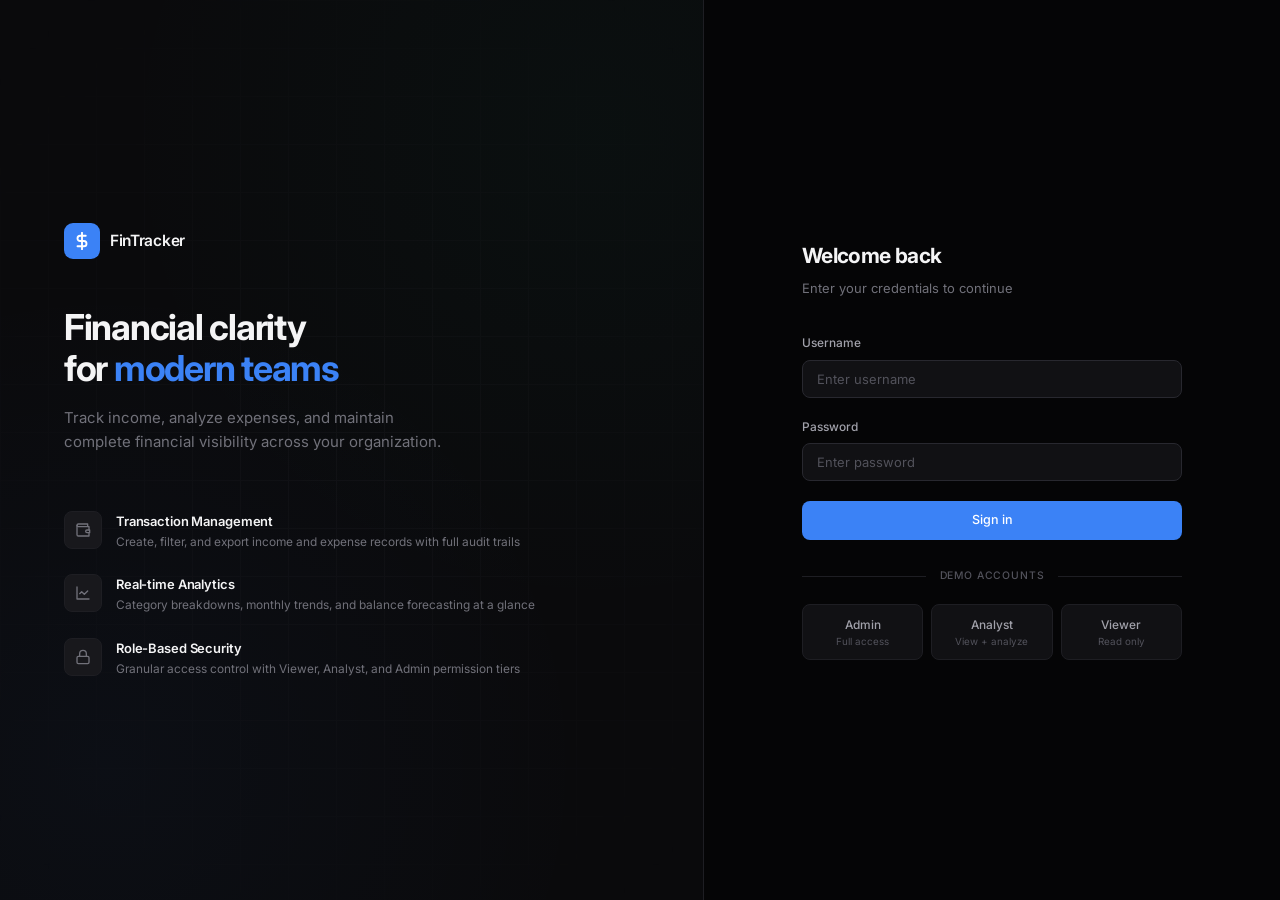
<file: static/login.html>
<!DOCTYPE html>
<html lang="en">
<head>
    <meta charset="UTF-8">
    <meta name="viewport" content="width=device-width, initial-scale=1.0">
    <meta name="description" content="FinTracker — Financial management platform. Sign in to access your dashboard.">
    <title>FinTracker — Sign In</title>
    <link rel="stylesheet" href="/static/css/style.css">
    <link rel="icon" href="data:image/svg+xml,<svg xmlns='http://www.w3.org/2000/svg' viewBox='0 0 100 100'><rect rx='20' width='100' height='100' fill='%233b82f6'/><text x='50' y='68' font-size='50' text-anchor='middle' fill='white' font-family='system-ui' font-weight='700'>F</text></svg>">
</head>
<body>
    <div class="login-page">
        <!-- ── Branding Panel ──────────────────────── -->
        <div class="login-brand">
            <div class="login-brand-grid"></div>
            <div class="login-brand-content">
                <div class="login-logo">
                    <div class="login-logo-icon">
                        <svg viewBox="0 0 24 24" fill="none" stroke="currentColor" stroke-width="2.5" stroke-linecap="round" stroke-linejoin="round">
                            <line x1="12" y1="1" x2="12" y2="23"/><path d="M17 5H9.5a3.5 3.5 0 0 0 0 7h5a3.5 3.5 0 0 1 0 7H6"/>
                        </svg>
                    </div>
                    <span class="login-logo-name">FinTracker</span>
                </div>

                <h1>Financial clarity<br>for <span>modern teams</span></h1>
                <p>Track income, analyze expenses, and maintain complete financial visibility across your organization.</p>

                <div class="login-features">
                    <div class="login-feature">
                        <div class="login-feature-icon">
                            <svg viewBox="0 0 24 24" fill="none" stroke="currentColor" stroke-width="2" stroke-linecap="round" stroke-linejoin="round">
                                <path d="M21 12V7H5a2 2 0 0 1 0-4h14v4"/><path d="M3 5v14a2 2 0 0 0 2 2h16v-5"/><path d="M18 12a2 2 0 0 0 0 4h4v-4Z"/>
                            </svg>
                        </div>
                        <div class="login-feature-text">
                            <h3>Transaction Management</h3>
                            <p>Create, filter, and export income and expense records with full audit trails</p>
                        </div>
                    </div>
                    <div class="login-feature">
                        <div class="login-feature-icon">
                            <svg viewBox="0 0 24 24" fill="none" stroke="currentColor" stroke-width="2" stroke-linecap="round" stroke-linejoin="round">
                                <path d="M3 3v18h18"/><path d="m19 9-5 5-4-4-3 3"/>
                            </svg>
                        </div>
                        <div class="login-feature-text">
                            <h3>Real-time Analytics</h3>
                            <p>Category breakdowns, monthly trends, and balance forecasting at a glance</p>
                        </div>
                    </div>
                    <div class="login-feature">
                        <div class="login-feature-icon">
                            <svg viewBox="0 0 24 24" fill="none" stroke="currentColor" stroke-width="2" stroke-linecap="round" stroke-linejoin="round">
                                <rect width="18" height="11" x="3" y="11" rx="2" ry="2"/><path d="M7 11V7a5 5 0 0 1 10 0v4"/>
                            </svg>
                        </div>
                        <div class="login-feature-text">
                            <h3>Role-Based Security</h3>
                            <p>Granular access control with Viewer, Analyst, and Admin permission tiers</p>
                        </div>
                    </div>
                </div>
            </div>
        </div>

        <!-- ── Form Panel ──────────────────────────── -->
        <div class="login-form-panel">
            <div class="login-form-wrap">
                <h2>Welcome back</h2>
                <p>Enter your credentials to continue</p>

                <div class="login-error" id="login-error"></div>

                <form id="login-form">
                    <div class="form-group">
                        <label class="form-label" for="login-username">Username</label>
                        <input type="text" id="login-username" class="form-input" placeholder="Enter username" autocomplete="username" required>
                    </div>
                    <div class="form-group">
                        <label class="form-label" for="login-password">Password</label>
                        <input type="password" id="login-password" class="form-input" placeholder="Enter password" autocomplete="current-password" required>
                    </div>
                    <button type="submit" class="btn btn-primary" id="login-btn">Sign in</button>
                </form>

                <div class="login-divider">demo accounts</div>
                <div class="demo-grid">
                    <button class="demo-btn" onclick="quickLogin('admin','admin123')">Admin<span>Full access</span></button>
                    <button class="demo-btn" onclick="quickLogin('analyst','analyst123')">Analyst<span>View + analyze</span></button>
                    <button class="demo-btn" onclick="quickLogin('viewer','viewer123')">Viewer<span>Read only</span></button>
                </div>
            </div>
        </div>
    </div>

    <script src="/static/js/api.js"></script>
    <script src="/static/js/auth.js"></script>
    <script>
        if (Auth.isLoggedIn()) window.location.href = '/dashboard';

        document.getElementById('login-form').addEventListener('submit', async e => {
            e.preventDefault();
            const u = document.getElementById('login-username').value.trim();
            const p = document.getElementById('login-password').value;
            const err = document.getElementById('login-error');
            const btn = document.getElementById('login-btn');
            err.style.display = 'none';
            btn.textContent = 'Signing in…';
            btn.disabled = true;
            try { await Auth.login(u, p); window.location.href = '/dashboard'; }
            catch (e) { err.textContent = e.message; err.style.display = 'block'; btn.textContent = 'Sign in'; btn.disabled = false; }
        });

        function quickLogin(u, p) {
            document.getElementById('login-username').value = u;
            document.getElementById('login-password').value = p;
            document.getElementById('login-form').dispatchEvent(new Event('submit'));
        }
    </script>
</body>
</html>
</file>
<file: static/css/style.css>
/* ═══════════════════════════════════════════════════════════
   FinTracker Stylesheet
   Designed for financial software
   ═══════════════════════════════════════════════════════════ */

@import url('https://fonts.googleapis.com/css2?family=Inter:wght@300;400;450;500;600;700&family=JetBrains+Mono:wght@400;500&display=swap');

:root {
    --bg-0: #050506;
    --bg-1: #0a0a0c;
    --bg-2: #111114;
    --bg-3: #18181c;
    --bg-4: #1f1f24;
    --bg-hover: #1a1a1f;

    --border-0: #1e1e23;
    --border-1: #28282f;
    --border-2: #35353d;

    --text-0: #f4f4f5;
    --text-1: #d4d4d8;
    --text-2: #a1a1aa;
    --text-3: #71717a;
    --text-4: #52525b;

    --blue: #3b82f6;
    --blue-dim: #2563eb;
    --blue-bg: rgba(59, 130, 246, 0.08);
    --blue-border: rgba(59, 130, 246, 0.18);

    --green: #10b981;
    --green-bg: rgba(16, 185, 129, 0.08);
    --green-border: rgba(16, 185, 129, 0.18);

    --red: #ef4444;
    --red-bg: rgba(239, 68, 68, 0.07);
    --red-border: rgba(239, 68, 68, 0.16);

    --amber: #f59e0b;
    --amber-bg: rgba(245, 158, 11, 0.07);
    --amber-border: rgba(245, 158, 11, 0.16);

    --purple: #8b5cf6;
    --purple-bg: rgba(139, 92, 246, 0.08);

    --sidebar-w: 248px;
    --topbar-h: 53px;
    --radius-sm: 6px;
    --radius: 8px;
    --radius-lg: 10px;
    --ease: cubic-bezier(0.4, 0, 0.2, 1);
}

/* ── Reset ───────────────────────────────────────────────── */
*, *::before, *::after { margin: 0; padding: 0; box-sizing: border-box; }

html {
    font-size: 13.5px;
    -webkit-font-smoothing: antialiased;
    -moz-osx-font-smoothing: grayscale;
}

body {
    font-family: 'Inter', -apple-system, BlinkMacSystemFont, 'Segoe UI', sans-serif;
    background: var(--bg-0);
    color: var(--text-1);
    line-height: 1.55;
    overflow-x: hidden;
}

a { color: var(--blue); text-decoration: none; }
button { font-family: inherit; }

::selection { background: rgba(59, 130, 246, 0.25); color: white; }
::-webkit-scrollbar { width: 5px; height: 5px; }
::-webkit-scrollbar-track { background: transparent; }
::-webkit-scrollbar-thumb { background: var(--border-1); border-radius: 10px; }
::-webkit-scrollbar-thumb:hover { background: var(--border-2); }


/* ═══════════════════════════════════════════════════════════
   LOGIN
   ═══════════════════════════════════════════════════════════ */
.login-page {
    min-height: 100vh;
    display: grid;
    grid-template-columns: 1.1fr 0.9fr;
    background: var(--bg-0);
}

/* ── Branding Panel ──────────────────────────────────────── */
.login-brand {
    position: relative;
    display: flex;
    flex-direction: column;
    justify-content: center;
    padding: 72px 64px;
    background: var(--bg-1);
    border-right: 1px solid var(--border-0);
    overflow: hidden;
}

.login-brand::before {
    content: '';
    position: absolute;
    inset: 0;
    background:
        radial-gradient(circle at 15% 85%, rgba(59, 130, 246, 0.04) 0%, transparent 50%),
        radial-gradient(circle at 85% 15%, rgba(16, 185, 129, 0.03) 0%, transparent 50%);
    pointer-events: none;
}

.login-brand-grid {
    position: absolute;
    inset: 0;
    background-image:
        linear-gradient(var(--border-0) 1px, transparent 1px),
        linear-gradient(90deg, var(--border-0) 1px, transparent 1px);
    background-size: 48px 48px;
    opacity: 0.35;
    mask-image: radial-gradient(ellipse 70% 60% at 50% 50%, black, transparent);
    pointer-events: none;
}

.login-brand-content { position: relative; z-index: 1; }

.login-logo {
    display: flex;
    align-items: center;
    gap: 10px;
    margin-bottom: 48px;
}

.login-logo-icon {
    width: 36px;
    height: 36px;
    background: var(--blue);
    border-radius: 9px;
    display: flex;
    align-items: center;
    justify-content: center;
}

.login-logo-icon svg { color: white; width: 18px; height: 18px; }
.login-logo-name { font-size: 1.15rem; font-weight: 600; letter-spacing: -0.02em; color: var(--text-0); }

.login-brand h1 {
    font-size: 2.65rem;
    font-weight: 700;
    line-height: 1.15;
    letter-spacing: -0.035em;
    color: var(--text-0);
    margin-bottom: 16px;
    max-width: 460px;
}

.login-brand h1 span { color: var(--blue); }

.login-brand > .login-brand-content > p {
    font-size: 1.11rem;
    line-height: 1.65;
    color: var(--text-3);
    max-width: 400px;
    margin-bottom: 56px;
}

.login-features { display: flex; flex-direction: column; gap: 24px; }

.login-feature {
    display: flex;
    align-items: flex-start;
    gap: 14px;
}

.login-feature-icon {
    width: 38px;
    height: 38px;
    border-radius: var(--radius);
    background: var(--bg-3);
    border: 1px solid var(--border-0);
    display: flex;
    align-items: center;
    justify-content: center;
    flex-shrink: 0;
    color: var(--text-3);
}

.login-feature-icon svg { width: 16px; height: 16px; }

.login-feature-text h3 {
    font-size: 0.96rem;
    font-weight: 600;
    color: var(--text-0);
    margin-bottom: 2px;
    letter-spacing: -0.01em;
}

.login-feature-text p { font-size: 0.88rem; color: var(--text-3); line-height: 1.45; }

/* ── Form Panel ──────────────────────────────────────────── */
.login-form-panel {
    display: flex;
    flex-direction: column;
    align-items: center;
    justify-content: center;
    padding: 48px;
}

.login-form-wrap {
    width: 100%;
    max-width: 380px;
}

.login-form-wrap > h2 {
    font-size: 1.55rem;
    font-weight: 700;
    letter-spacing: -0.03em;
    color: var(--text-0);
    margin-bottom: 6px;
}

.login-form-wrap > p {
    color: var(--text-3);
    font-size: 0.96rem;
    margin-bottom: 36px;
}

/* ── Form Elements ───────────────────────────────────────── */
.form-group { margin-bottom: 20px; }

.form-label {
    display: block;
    font-size: 0.88rem;
    font-weight: 500;
    color: var(--text-2);
    margin-bottom: 7px;
}

.form-input {
    width: 100%;
    padding: 10px 14px;
    background: var(--bg-2);
    border: 1px solid var(--border-1);
    border-radius: var(--radius);
    color: var(--text-0);
    font-family: inherit;
    font-size: 0.96rem;
    transition: all 180ms var(--ease);
    outline: none;
}

.form-input:hover { border-color: var(--border-2); }
.form-input:focus { border-color: var(--blue); box-shadow: 0 0 0 3px var(--blue-bg); }
.form-input::placeholder { color: var(--text-4); }

select.form-input { cursor: pointer; }

.login-error {
    background: var(--red-bg);
    border: 1px solid var(--red-border);
    border-radius: var(--radius);
    padding: 10px 14px;
    color: #fca5a5;
    font-size: 0.88rem;
    margin-bottom: 20px;
    display: none;
}

/* ── Buttons ─────────────────────────────────────────────── */
.btn {
    display: inline-flex;
    align-items: center;
    justify-content: center;
    gap: 7px;
    padding: 10px 18px;
    border: 1px solid transparent;
    border-radius: var(--radius);
    font-family: inherit;
    font-size: 0.93rem;
    font-weight: 500;
    cursor: pointer;
    transition: all 150ms var(--ease);
    outline: none;
    line-height: 1.35;
    white-space: nowrap;
    user-select: none;
}

.btn svg { width: 15px; height: 15px; flex-shrink: 0; }

.btn-primary {
    width: 100%;
    background: var(--blue);
    color: white;
}

.btn-primary:hover { background: #4f8ff7; }
.btn-primary:active { background: var(--blue-dim); transform: scale(0.99); }
.btn-primary:disabled { opacity: 0.45; cursor: not-allowed; }

.btn-ghost {
    background: transparent;
    color: var(--text-2);
    border: 1px solid var(--border-1);
}

.btn-ghost:hover { background: var(--bg-hover); color: var(--text-0); border-color: var(--border-2); }

.btn-sm { padding: 6px 12px; font-size: 0.85rem; }
.btn-danger { background: var(--red); color: white; }
.btn-danger:hover { filter: brightness(1.1); }

/* ── Login Extras ────────────────────────────────────────── */
.login-divider {
    display: flex;
    align-items: center;
    gap: 14px;
    margin: 28px 0 20px;
    color: var(--text-4);
    font-size: 0.77rem;
    font-weight: 500;
    text-transform: uppercase;
    letter-spacing: 0.08em;
}

.login-divider::before,
.login-divider::after { content: ''; flex: 1; height: 1px; background: var(--border-0); }

.demo-grid { display: grid; grid-template-columns: repeat(3, 1fr); gap: 8px; }

.demo-btn {
    padding: 12px 8px;
    background: var(--bg-2);
    border: 1px solid var(--border-0);
    border-radius: var(--radius);
    color: var(--text-2);
    font-family: inherit;
    font-size: 0.88rem;
    font-weight: 500;
    cursor: pointer;
    transition: all 180ms var(--ease);
    text-align: center;
}

.demo-btn:hover { border-color: var(--blue-border); color: var(--text-0); background: var(--blue-bg); }
.demo-btn span { display: block; font-size: 0.73rem; color: var(--text-4); margin-top: 3px; font-weight: 400; }


/* ═══════════════════════════════════════════════════════════
   LAYOUT
   ═══════════════════════════════════════════════════════════ */
.layout { display: flex; min-height: 100vh; }

/* ── Sidebar ─────────────────────────────────────────────── */
.sidebar {
    width: var(--sidebar-w);
    background: var(--bg-1);
    border-right: 1px solid var(--border-0);
    display: flex;
    flex-direction: column;
    position: fixed;
    top: 0; left: 0; bottom: 0;
    z-index: 100;
    transition: transform 300ms var(--ease);
}

.sidebar-head { padding: 18px 20px 14px; }

.sidebar-logo {
    display: flex;
    align-items: center;
    gap: 10px;
}

.sidebar-logo-mark {
    width: 30px;
    height: 30px;
    background: var(--blue);
    border-radius: 7px;
    display: flex;
    align-items: center;
    justify-content: center;
    flex-shrink: 0;
}

.sidebar-logo-mark svg { color: white; width: 14px; height: 14px; }
.sidebar-logo-text { font-size: 1rem; font-weight: 600; letter-spacing: -0.02em; color: var(--text-0); }

.sidebar-nav { flex: 1; padding: 6px 10px; overflow-y: auto; }

.nav-section {
    padding: 18px 10px 6px;
    font-size: 0.73rem;
    font-weight: 600;
    color: var(--text-4);
    text-transform: uppercase;
    letter-spacing: 0.08em;
}

.nav-link {
    display: flex;
    align-items: center;
    gap: 10px;
    padding: 8px 10px;
    border-radius: var(--radius-sm);
    color: var(--text-3);
    font-size: 0.93rem;
    font-weight: 450;
    cursor: pointer;
    transition: all 150ms var(--ease);
    border: none;
    background: none;
    width: 100%;
    text-align: left;
    font-family: inherit;
    position: relative;
}

.nav-link:hover { color: var(--text-1); background: var(--bg-hover); }

.nav-link.active {
    color: var(--text-0);
    background: var(--blue-bg);
    font-weight: 500;
}

.nav-link.active::before {
    content: '';
    position: absolute;
    left: -10px;
    top: 6px;
    bottom: 6px;
    width: 3px;
    border-radius: 0 2px 2px 0;
    background: var(--blue);
}

.nav-link svg { width: 17px; height: 17px; flex-shrink: 0; opacity: 0.55; }
.nav-link:hover svg { opacity: 0.75; }
.nav-link.active svg { opacity: 1; color: var(--blue); }

.sidebar-foot {
    padding: 12px 14px;
    border-top: 1px solid var(--border-0);
}

.sidebar-user {
    display: flex;
    align-items: center;
    gap: 10px;
    padding: 5px 4px;
}

.sidebar-avatar {
    width: 30px;
    height: 30px;
    border-radius: 50%;
    background: var(--bg-3);
    border: 1px solid var(--border-1);
    display: flex;
    align-items: center;
    justify-content: center;
    font-size: 0.77rem;
    font-weight: 600;
    color: var(--text-2);
    flex-shrink: 0;
}

.sidebar-user-info { flex: 1; min-width: 0; }
.sidebar-user-name { font-size: 0.85rem; font-weight: 500; color: var(--text-1); white-space: nowrap; overflow: hidden; text-overflow: ellipsis; }
.sidebar-user-role { font-size: 0.73rem; color: var(--text-4); text-transform: capitalize; }

.sidebar-logout {
    padding: 5px;
    background: none;
    border: none;
    color: var(--text-4);
    cursor: pointer;
    border-radius: var(--radius-sm);
    transition: all 150ms var(--ease);
    display: flex;
    align-items: center;
}

.sidebar-logout svg { width: 15px; height: 15px; }
.sidebar-logout:hover { background: var(--red-bg); color: var(--red); }

/* ── Main ────────────────────────────────────────────────── */
.main {
    flex: 1;
    margin-left: var(--sidebar-w);
    min-height: 100vh;
    display: flex;
    flex-direction: column;
}

.topbar {
    height: var(--topbar-h);
    padding: 0 24px;
    border-bottom: 1px solid var(--border-0);
    display: flex;
    align-items: center;
    justify-content: space-between;
    background: var(--bg-1);
    position: sticky;
    top: 0;
    z-index: 50;
    flex-shrink: 0;
}

.topbar-left { display: flex; align-items: center; gap: 12px; }

.topbar h1 {
    font-size: 1rem;
    font-weight: 600;
    letter-spacing: -0.02em;
    color: var(--text-0);
}

.topbar-actions { display: flex; align-items: center; gap: 6px; }

.page-body {
    flex: 1;
    padding: 20px 24px 32px;
    background: var(--bg-0);
}

.mobile-menu-btn {
    display: none;
    padding: 5px;
    background: none;
    border: none;
    color: var(--text-1);
    cursor: pointer;
}


/* ═══════════════════════════════════════════════════════════
   STAT CARDS
   ═══════════════════════════════════════════════════════════ */
.stats-row {
    display: grid;
    grid-template-columns: repeat(4, 1fr);
    gap: 14px;
    margin-bottom: 20px;
}

.stat-card {
    background: var(--bg-2);
    border: 1px solid var(--border-0);
    border-radius: var(--radius-lg);
    padding: 18px 20px;
    position: relative;
    overflow: hidden;
}

.stat-card::before {
    content: '';
    position: absolute;
    top: 0; left: 0; right: 0;
    height: 2px;
}

.stat-card:nth-child(1)::before { background: var(--green); }
.stat-card:nth-child(2)::before { background: var(--red); }
.stat-card:nth-child(3)::before { background: var(--blue); }
.stat-card:nth-child(4)::before { background: var(--amber); }

.stat-header {
    display: flex;
    align-items: center;
    justify-content: space-between;
    margin-bottom: 10px;
}

.stat-label {
    font-size: 0.85rem;
    font-weight: 500;
    color: var(--text-3);
    letter-spacing: -0.005em;
}

.stat-icon {
    width: 30px;
    height: 30px;
    border-radius: var(--radius-sm);
    display: flex;
    align-items: center;
    justify-content: center;
}

.stat-icon svg { width: 15px; height: 15px; }

.stat-icon.green { background: var(--green-bg); color: var(--green); }
.stat-icon.red { background: var(--red-bg); color: var(--red); }
.stat-icon.blue { background: var(--blue-bg); color: var(--blue); }
.stat-icon.amber { background: var(--amber-bg); color: var(--amber); }

.stat-value {
    font-size: 1.7rem;
    font-weight: 700;
    letter-spacing: -0.04em;
    font-variant-numeric: tabular-nums;
    line-height: 1.1;
    color: var(--text-0);
}

.stat-sub {
    font-size: 0.77rem;
    color: var(--text-4);
    margin-top: 5px;
    font-weight: 450;
}


/* ═══════════════════════════════════════════════════════════
   CARDS
   ═══════════════════════════════════════════════════════════ */
.grid-2 {
    display: grid;
    grid-template-columns: 1.55fr 1fr;
    gap: 14px;
    margin-bottom: 20px;
}

.card {
    background: var(--bg-2);
    border: 1px solid var(--border-0);
    border-radius: var(--radius-lg);
    overflow: hidden;
}

.card-head {
    padding: 14px 18px;
    border-bottom: 1px solid var(--border-0);
    display: flex;
    align-items: center;
    justify-content: space-between;
}

.card-title {
    font-size: 0.93rem;
    font-weight: 600;
    color: var(--text-0);
    letter-spacing: -0.01em;
}

.card-body { padding: 16px 18px; }

.chart-wrap { position: relative; height: 260px; }


/* ═══════════════════════════════════════════════════════════
   TABLES
   ═══════════════════════════════════════════════════════════ */
.table-wrap { overflow-x: auto; }

.tbl {
    width: 100%;
    border-collapse: collapse;
    font-size: 0.93rem;
}

.tbl th {
    padding: 9px 18px;
    text-align: left;
    font-size: 0.77rem;
    font-weight: 600;
    color: var(--text-4);
    text-transform: uppercase;
    letter-spacing: 0.04em;
    border-bottom: 1px solid var(--border-0);
    white-space: nowrap;
    background: var(--bg-3);
}

.tbl td {
    padding: 11px 18px;
    border-bottom: 1px solid var(--border-0);
    vertical-align: middle;
    color: var(--text-1);
}

.tbl tbody tr { transition: background 100ms var(--ease); }
.tbl tbody tr:hover { background: rgba(255, 255, 255, 0.015); }
.tbl tbody tr:last-child td { border-bottom: none; }

/* Tags & Badges */
.tag {
    display: inline-flex;
    align-items: center;
    padding: 2px 9px;
    border-radius: 4px;
    font-size: 0.77rem;
    font-weight: 550;
    letter-spacing: 0.01em;
    text-transform: capitalize;
    border: 1px solid;
}

.tag-income { background: var(--green-bg); color: var(--green); border-color: var(--green-border); }
.tag-expense { background: var(--red-bg); color: var(--red); border-color: var(--red-border); }
.tag-admin { background: var(--blue-bg); color: var(--blue); border-color: var(--blue-border); }
.tag-analyst { background: var(--amber-bg); color: var(--amber); border-color: var(--amber-border); }
.tag-viewer { background: var(--purple-bg); color: var(--purple); border-color: rgba(139, 92, 246, 0.18); }

.amount {
    font-weight: 600;
    font-variant-numeric: tabular-nums;
    font-family: 'JetBrains Mono', monospace;
    font-size: 0.85rem;
    letter-spacing: -0.01em;
}

.amount.positive { color: var(--green); }
.amount.negative { color: var(--red); }

.cell-date {
    color: var(--text-3);
    font-variant-numeric: tabular-nums;
    font-size: 0.88rem;
}

.cell-desc {
    color: var(--text-3);
    max-width: 200px;
    overflow: hidden;
    text-overflow: ellipsis;
    white-space: nowrap;
    font-size: 0.88rem;
}

.cell-actions { display: flex; gap: 2px; }

.icon-btn {
    padding: 5px 6px;
    background: none;
    border: 1px solid transparent;
    border-radius: 5px;
    color: var(--text-4);
    cursor: pointer;
    transition: all 120ms var(--ease);
    display: inline-flex;
    align-items: center;
    justify-content: center;
}

.icon-btn:hover { background: var(--bg-4); border-color: var(--border-1); color: var(--text-1); }
.icon-btn.danger:hover { background: var(--red-bg); border-color: var(--red-border); color: var(--red); }
.icon-btn svg { width: 14px; height: 14px; }


/* ── Pagination ──────────────────────────────────────────── */
.pager {
    display: flex;
    align-items: center;
    justify-content: space-between;
    padding: 10px 18px;
    border-top: 1px solid var(--border-0);
}

.pager-info { font-size: 0.8rem; color: var(--text-4); font-weight: 450; }

.pager-controls { display: flex; gap: 3px; }

.pager-btn {
    padding: 4px 10px;
    background: transparent;
    border: 1px solid var(--border-0);
    border-radius: 5px;
    color: var(--text-3);
    font-family: inherit;
    font-size: 0.8rem;
    cursor: pointer;
    transition: all 120ms var(--ease);
    font-weight: 450;
}

.pager-btn:hover:not(:disabled) { border-color: var(--border-2); color: var(--text-1); }
.pager-btn:disabled { opacity: 0.25; cursor: not-allowed; }
.pager-btn.active { background: var(--blue); border-color: var(--blue); color: white; }


/* ═══════════════════════════════════════════════════════════
   FILTERS / TOOLBAR
   ═══════════════════════════════════════════════════════════ */
.toolbar {
    display: flex;
    flex-wrap: wrap;
    gap: 10px;
    margin-bottom: 14px;
    align-items: flex-end;
}

.field { display: flex; flex-direction: column; gap: 5px; }

.field-label {
    font-size: 0.73rem;
    font-weight: 600;
    color: var(--text-4);
    text-transform: uppercase;
    letter-spacing: 0.06em;
}

.field-select,
.field-input {
    padding: 7px 10px;
    background: var(--bg-2);
    border: 1px solid var(--border-1);
    border-radius: var(--radius);
    color: var(--text-0);
    font-family: inherit;
    font-size: 0.88rem;
    outline: none;
    transition: all 150ms var(--ease);
    min-width: 135px;
}

.field-select:focus, .field-input:focus { border-color: var(--blue); box-shadow: 0 0 0 3px var(--blue-bg); }
.field-select:hover, .field-input:hover { border-color: var(--border-2); }
.field-select option { background: var(--bg-2); color: var(--text-0); }
.field-input::placeholder { color: var(--text-4); }


/* ═══════════════════════════════════════════════════════════
   MODAL
   ═══════════════════════════════════════════════════════════ */
.overlay {
    position: fixed;
    inset: 0;
    background: rgba(0, 0, 0, 0.6);
    backdrop-filter: blur(6px);
    display: flex;
    align-items: center;
    justify-content: center;
    z-index: 1000;
    opacity: 0;
    visibility: hidden;
    transition: all 180ms var(--ease);
}

.overlay.active { opacity: 1; visibility: visible; }

.modal {
    background: var(--bg-3);
    border: 1px solid var(--border-1);
    border-radius: var(--radius-lg);
    width: 100%;
    max-width: 440px;
    max-height: 90vh;
    overflow-y: auto;
    transform: translateY(10px) scale(0.97);
    transition: transform 250ms var(--ease);
    box-shadow: 0 20px 40px -5px rgba(0, 0, 0, 0.4);
}

.overlay.active .modal { transform: translateY(0) scale(1); }

.modal-head {
    padding: 18px 22px;
    border-bottom: 1px solid var(--border-0);
    display: flex;
    align-items: center;
    justify-content: space-between;
}

.modal-head h2 { font-size: 1.04rem; font-weight: 600; color: var(--text-0); letter-spacing: -0.01em; }

.modal-close {
    padding: 4px;
    background: none;
    border: none;
    color: var(--text-4);
    cursor: pointer;
    border-radius: 5px;
    transition: all 120ms var(--ease);
    display: flex;
}

.modal-close:hover { background: var(--bg-hover); color: var(--text-1); }
.modal-close svg { width: 17px; height: 17px; }

.modal-body { padding: 22px; }
.modal-body .form-group:last-child { margin-bottom: 0; }

.modal-foot {
    padding: 14px 22px;
    border-top: 1px solid var(--border-0);
    display: flex;
    justify-content: flex-end;
    gap: 8px;
}


/* ═══════════════════════════════════════════════════════════
   CATEGORY LIST (Analytics)
   ═══════════════════════════════════════════════════════════ */
.cat-list { display: flex; flex-direction: column; }

.cat-item {
    display: flex;
    align-items: center;
    gap: 12px;
    padding: 10px 0;
}

.cat-item + .cat-item { border-top: 1px solid var(--border-0); }

.cat-dot { width: 8px; height: 8px; border-radius: 2px; flex-shrink: 0; }

.cat-info { flex: 1; min-width: 0; }
.cat-name { font-size: 0.88rem; font-weight: 500; color: var(--text-1); }

.cat-bar {
    height: 3px;
    background: var(--bg-4);
    border-radius: 2px;
    margin-top: 6px;
    overflow: hidden;
}

.cat-bar-fill { height: 100%; border-radius: 2px; transition: width 600ms var(--ease); }

.cat-value { text-align: right; flex-shrink: 0; }
.cat-amount { font-size: 0.85rem; font-weight: 600; font-family: 'JetBrains Mono', monospace; color: var(--text-1); }
.cat-pct { font-size: 0.73rem; color: var(--text-4); }


/* ═══════════════════════════════════════════════════════════
   VIEW SWITCHING
   ═══════════════════════════════════════════════════════════ */
.view { display: none; }
.view.active { display: block; animation: viewIn 250ms var(--ease); }
@keyframes viewIn { from { opacity: 0; transform: translateY(4px); } to { opacity: 1; transform: translateY(0); } }


/* ═══════════════════════════════════════════════════════════
   LOADING SKELETON
   ═══════════════════════════════════════════════════════════ */
.skeleton {
    background: linear-gradient(90deg, var(--bg-3) 25%, var(--bg-4) 50%, var(--bg-3) 75%);
    background-size: 200% 100%;
    animation: shimmer 1.4s ease infinite;
    border-radius: 4px;
}

@keyframes shimmer { 0% { background-position: 200% 0; } 100% { background-position: -200% 0; } }

.skeleton-line { height: 14px; margin-bottom: 10px; }
.skeleton-line:last-child { width: 60%; }
.skeleton-value { height: 28px; width: 120px; margin-bottom: 6px; }


/* ═══════════════════════════════════════════════════════════
   TOAST
   ═══════════════════════════════════════════════════════════ */
.toast-container {
    position: fixed;
    bottom: 20px;
    right: 20px;
    z-index: 2000;
    display: flex;
    flex-direction: column-reverse;
    gap: 6px;
}

.toast {
    padding: 10px 16px 10px 13px;
    background: var(--bg-3);
    border: 1px solid var(--border-1);
    border-radius: var(--radius);
    display: flex;
    align-items: center;
    gap: 10px;
    font-size: 0.88rem;
    color: var(--text-1);
    animation: toastIn 220ms var(--ease);
    min-width: 240px;
    box-shadow: 0 8px 24px -4px rgba(0, 0, 0, 0.35);
}

.toast.success { border-left: 3px solid var(--green); }
.toast.error { border-left: 3px solid var(--red); }
.toast.info { border-left: 3px solid var(--blue); }

@keyframes toastIn { from { transform: translateY(8px); opacity: 0; } to { transform: translateY(0); opacity: 1; } }


/* ═══════════════════════════════════════════════════════════
   EMPTY STATE
   ═══════════════════════════════════════════════════════════ */
.empty {
    text-align: center;
    padding: 44px 20px;
    color: var(--text-4);
}

.empty-icon {
    width: 44px;
    height: 44px;
    margin: 0 auto 14px;
    background: var(--bg-3);
    border: 1px solid var(--border-0);
    border-radius: var(--radius-lg);
    display: flex;
    align-items: center;
    justify-content: center;
    color: var(--text-4);
}

.empty-icon svg { width: 20px; height: 20px; }
.empty h3 { font-size: 0.96rem; color: var(--text-2); margin-bottom: 4px; font-weight: 500; }
.empty p { font-size: 0.88rem; color: var(--text-4); }


/* ═══════════════════════════════════════════════════════════
   STATUS
   ═══════════════════════════════════════════════════════════ */
.status { display: flex; align-items: center; gap: 7px; font-size: 0.88rem; }
.status-dot { width: 6px; height: 6px; border-radius: 50%; flex-shrink: 0; }
.status-dot.active { background: var(--green); box-shadow: 0 0 6px var(--green-bg); }
.status-dot.inactive { background: var(--text-4); }


/* ═══════════════════════════════════════════════════════════
   UTILITY
   ═══════════════════════════════════════════════════════════ */
.text-0 { color: var(--text-0); }
.text-muted { color: var(--text-4); }
.font-mono { font-family: 'JetBrains Mono', monospace; }
.hidden { display: none !important; }


/* ═══════════════════════════════════════════════════════════
   RESPONSIVE
   ═══════════════════════════════════════════════════════════ */
@media (max-width: 1024px) {
    .grid-2 { grid-template-columns: 1fr; }
    .stats-row { grid-template-columns: repeat(2, 1fr); }
}

@media (max-width: 768px) {
    .login-page { grid-template-columns: 1fr; }
    .login-brand { display: none; }
    .sidebar { transform: translateX(-100%); }
    .sidebar.open { transform: translateX(0); box-shadow: 4px 0 20px rgba(0, 0, 0, 0.4); }
    .main { margin-left: 0; }
    .mobile-menu-btn { display: flex; }
    .page-body { padding: 14px 16px; }
    .toolbar { flex-direction: column; }
    .field-select, .field-input { min-width: 100%; }
    .stats-row { grid-template-columns: 1fr 1fr; }
}

@media (max-width: 480px) {
    .stats-row { grid-template-columns: 1fr; }
}
</file>
